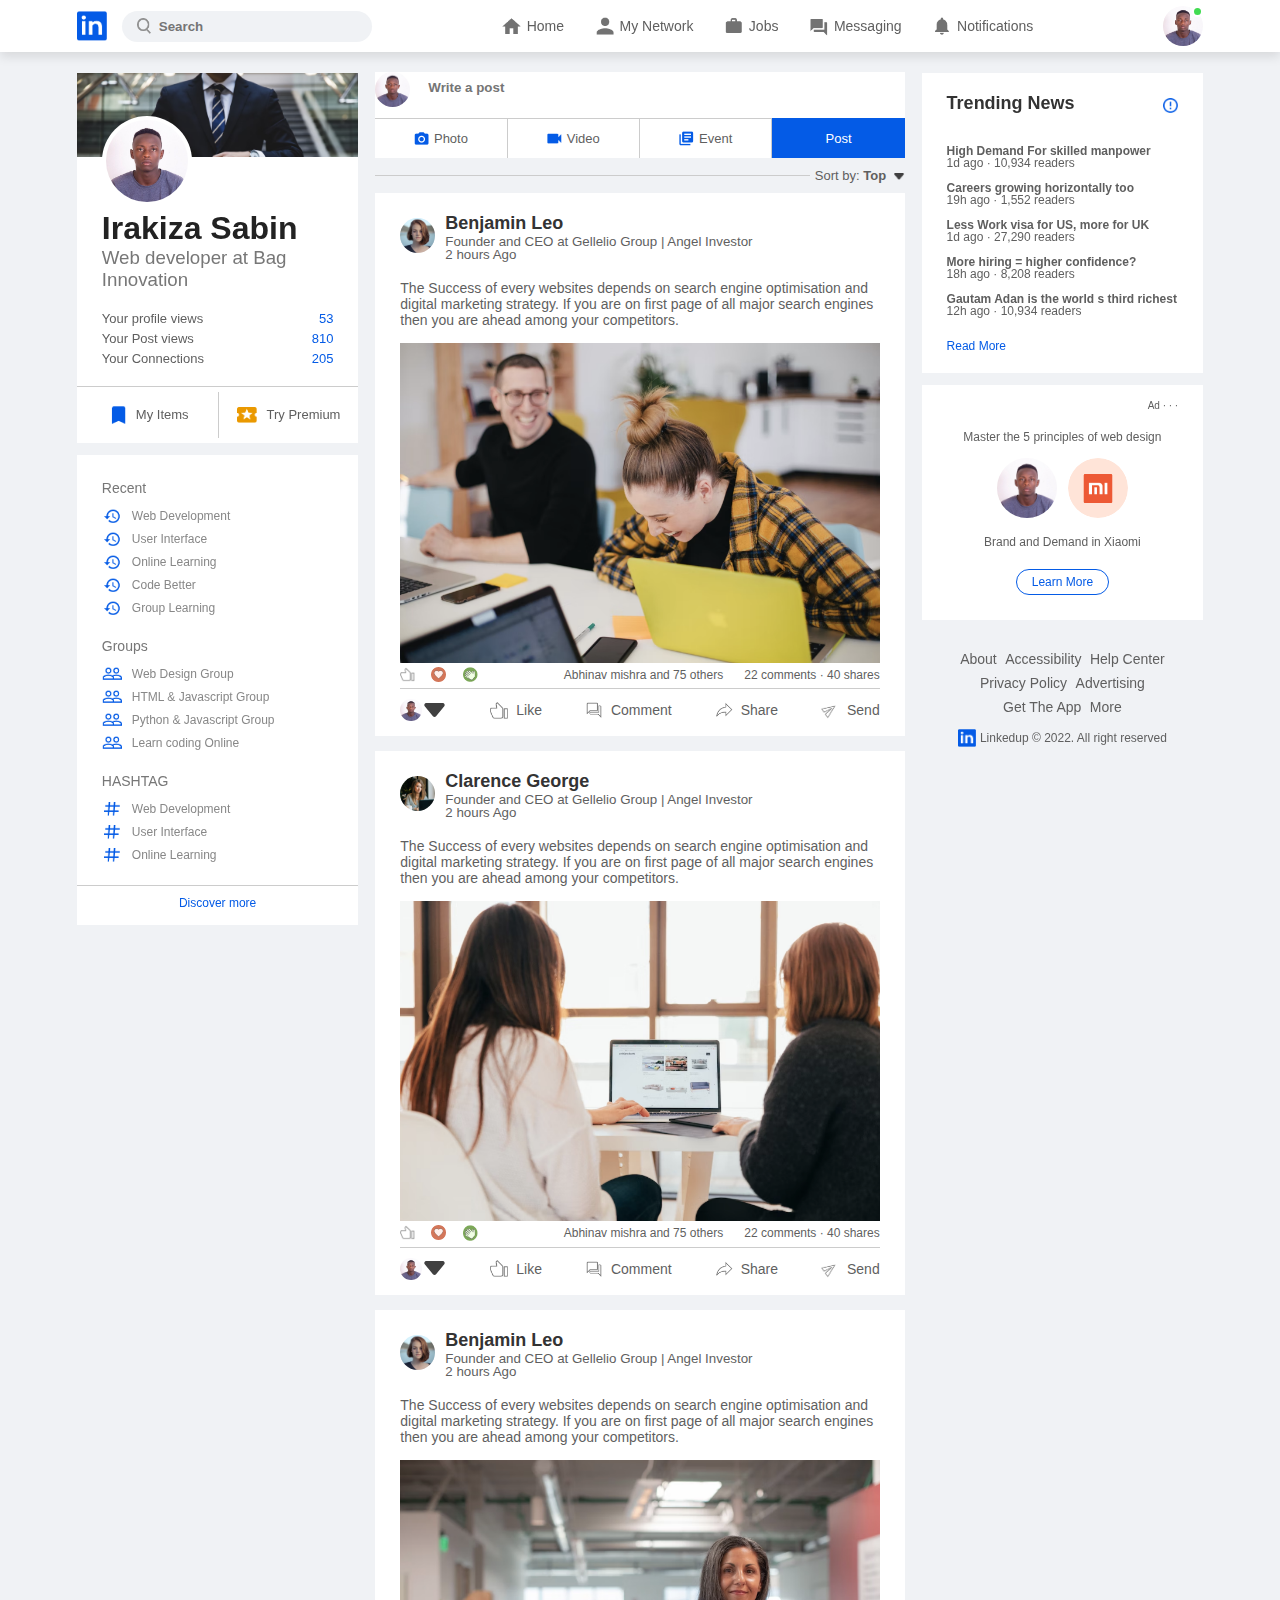
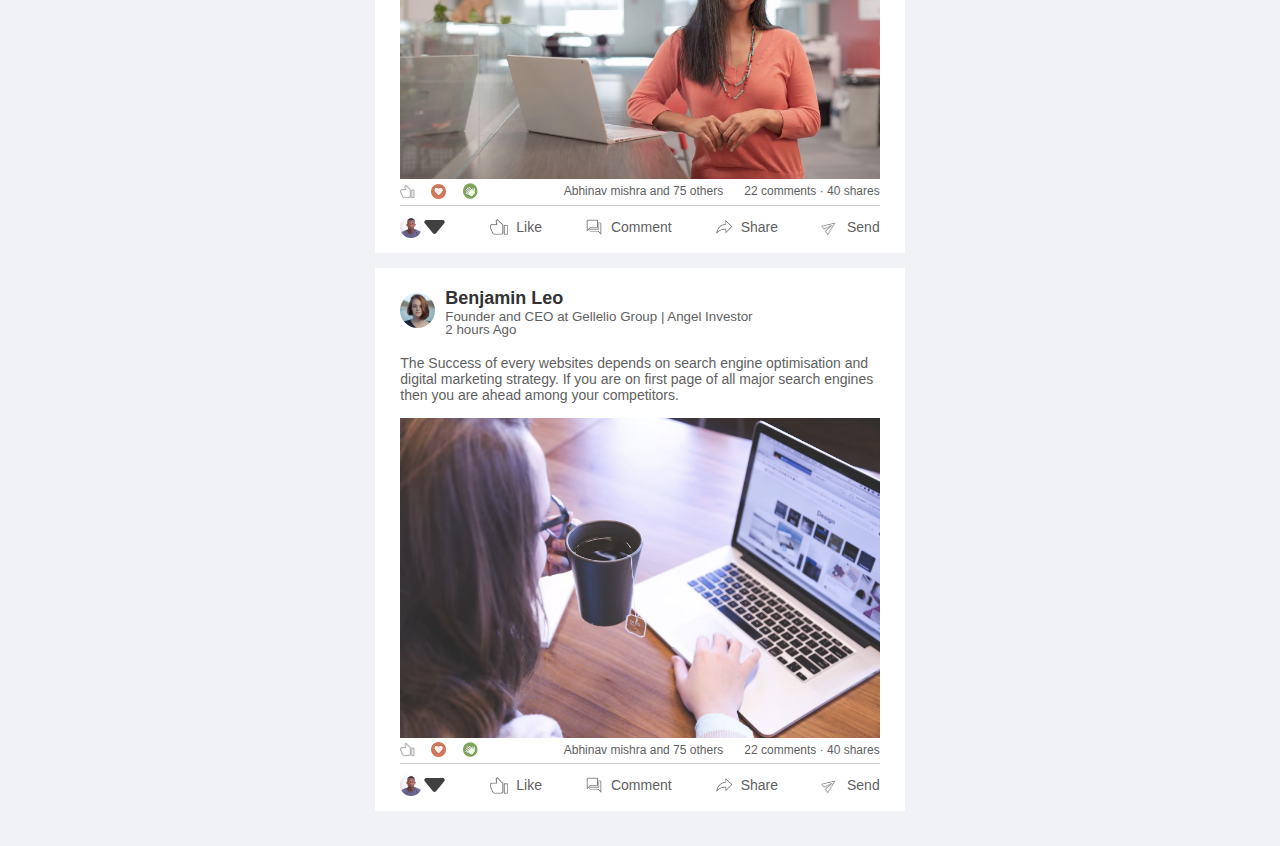
<file: Linkedln Trial/index.html>
<!DOCTYPE html>
<html lang="en">
<head>
    <meta charset="UTF-8">
    <meta name="viewport" content="width=device-width, initial-scale=1.0">
    <link rel="stylesheet" href="style.css">
    <title>Linkedln Trial</title>
</head>
<body>
    
    <nav class="navbar">
       
        <div class="navbar-left">
       
            <a href="index.html" class="logo"><img src="images/logo.png"></a>

            <div class="search-box">
                <img src="images/search.png">
                <input type="text" placeholder="Search">
            </div>

        </div>
        <div class="navbar-center">
        
            <ul>
                <li><a href="#"><img src="images/home.png" class="active-link"><span>Home</span></a></li>
                <li><a href="#"><img src="images/network.png"><span>My Network</span></a></li>
                <li><a href="#"><img src="images/jobs.png"><span>Jobs</span></a></li>
                <li><a href="#"><img src="images/message.png"><span>Messaging</span></a></li>
                <li><a href="#"><img src="images/notification.png"><span>Notifications</span></a></li>
            </ul>

        </div>
        <div class="navbar-right">
           
            <div class="online">
                <img src="images/user-1.jpg" class="nav-profile-img" onclick="toggleMenu()">
            </div>

           
        </div>
 
           <!--------profile-drop-down-menu------->
           <div class="profile-menu-wrap" id="profileMenu">
            <div class="profile-menu">
                <div class="user-info">
                    <img src="images/user-1.jpg">
                    <div>
                        <h3>Irakiza Sabin</h3>
                        <a href="profile.html">See Your profile</a>
                    </div>
                </div>
                <hr>
                <a href="#" class="profile-menu-link">
                    <img src="images/feedback.png">
                    <p>Give Feedback</p>
                    <span>></span>
                </a>

                <a href="#" class="profile-menu-link">
                    <img src="images/setting.png">
                    <p>Settings & Privacy</p>
                    <span>></span>
                </a>

                <a href="#" class="profile-menu-link">
                    <img src="images/help.png">
                    <p>Help & Support</p>
                    <span>></span>
                </a>

                <a href="#" class="profile-menu-link">
                    <img src="images/display.png">
                    <p>Display & Accessibility</p>
                    <span>></span>
                </a>

                <a href="#" class="profile-menu-link">
                    <img src="images/logout.png">
                    <p>Logout</p>
                    <span>></span>
                </a> 

            </div>
           </div>
         
    </nav>
    <!------NAVBAR CLOSE---->
    
    <div class="container">
    <!------LEFT-SIDEBAR---->
        <div class="left-sidebar">
        
        <div class="sidebar-profile-box">
         <img src="images/cover-pic.png" width="100%" >
         <div class="sidebar-profile-info">
            <img src="images/user-1.jpg">
            <h1>Irakiza Sabin</h1>
            <h3>Web developer at Bag Innovation</h3>
            <ul>
                <li>Your profile views <span>53</span></li>
                <li>Your Post views <span>810</span></li>
                <li>Your Connections <span>205</span></li>
            </ul>
         </div>
         <div class="sidebar-profile-link">
            <a href="#"><img src="images/items.png">My Items</a>
            <a href="#"><img src="images/premium.png">Try Premium</a>
            
         </div>
        </div>
       
        <div class="sidebar-activity" id="sidebarActivity">
            <h3>Recent</h3>
            <a href="#"><img src="images/recent.png">Web Development</a>
            <a href="#"><img src="images/recent.png">User Interface</a>
            <a href="#"><img src="images/recent.png">Online Learning</a>
            <a href="#"><img src="images/recent.png">Code Better</a>
            <a href="#"><img src="images/recent.png">Group Learning</a>

            <h3>Groups</h3>
            <a href="#"><img src="images/group.png">Web Design Group</a>
            <a href="#"><img src="images/group.png">HTML & Javascript Group</a>
            <a href="#"><img src="images/group.png">Python & Javascript Group</a>
            <a href="#"><img src="images/group.png">Learn coding Online</a>
            <h3>HASHTAG</h3>
            <a href="#"><img src="images/hashtag.png">Web Development</a>
            <a href="#"><img src="images/hashtag.png">User Interface</a>
            <a href="#"><img src="images/hashtag.png">Online Learning</a>

            <div class="discover-more-link">
                <a href="#">Discover more</a>
            </div>
        </div>
        <p id="showMoreLink" onclick="toggleActivity()">Show More <b>+</b></p>
        </div>
        <!------main-content---->
        <div class="main-content">

          <div class="create-post">
            <div class="create-post-input">
                <img src="images/user-1.jpg">
                <textarea rows="2" placeholder="Write a post"></textarea>
            </div>
            <div class="create-post-links">
                <li><img src="images/photo.png">Photo</li>
                <li><img src="images/video.png">Video</li>
                <li><img src="images/event.png">Event</li>
                <li>Post</li>
            </div>
          </div>

         <div class="sort-by">
            <hr>
            <p>Sort by: <span>Top <img src="images/down-arrow.png">
            </span></p>
         </div>

         <div class="post">

             <div class="post-author">
                <img src="images/user-3.png">
                <div>
                   <h1>Benjamin Leo</h1>
                   <small>Founder and CEO at Gellelio Group | Angel Investor</small>
                   <small>2 hours Ago</small>
                </div>
             </div>
             <p>The Success of every websites depends on search engine optimisation and digital marketing strategy. If you are on first page of all major search engines then you are ahead among your competitors.</p>
             <img src="images/post-image-1.png" width="100%">

             <div class="post-stats">
                <img src="images/thumbsup.png">
                <img src="images/love.png">
                <img src="images/clap.png">
                <span class="liked-users">Abhinav mishra and 75 others</span>
                <div>
                    <span>22 comments &middot; 40 shares</span>
                 </div>
             </div>
             <div class="post-activity">
                <div>
                    <img src="images/user-1.jpg" class="post-activity-user-icon">
                    <img src="images/down-arrow.png" class="post-activity-user-arrow-icon">
                </div>
                <div class="post-activity-link">
                    <img src="images/like.png">
                    <span>Like</span>
                </div>
                <div class="post-activity-link">
                    <img src="images/comment.png">
                    <span>Comment</span>
                </div>
                <div class="post-activity-link">
                    <img src="images/share.png">
                    <span>Share</span>
                </div>
                <div class="post-activity-link">
                    <img src="images/send.png">
                    <span>Send</span>
                </div>
             </div>
         </div>
         <div class="post">

            <div class="post-author">
               <img src="images/user-4.png">
               <div>
                  <h1>Clarence George</h1>
                  <small>Founder and CEO at Gellelio Group | Angel Investor</small>
                  <small>2 hours Ago</small>
               </div>
            </div>
            <p>The Success of every websites depends on search engine optimisation and digital marketing strategy. If you are on first page of all major search engines then you are ahead among your competitors.</p>
            <img src="images/post-image-2.png" width="100%">

            <div class="post-stats">
               <img src="images/thumbsup.png">
               <img src="images/love.png">
               <img src="images/clap.png">
               <span class="liked-users">Abhinav mishra and 75 others</span>
               <div>
                   <span>22 comments &middot; 40 shares</span>
                </div>
            </div>
            <div class="post-activity">
               <div>
                   <img src="images/user-1.jpg" class="post-activity-user-icon">
                   <img src="images/down-arrow.png" class="post-activity-user-arrow-icon">
               </div>
               <div class="post-activity-link">
                   <img src="images/like.png">
                   <span>Like</span>
               </div>
               <div class="post-activity-link">
                   <img src="images/comment.png">
                   <span>Comment</span>
               </div>
               <div class="post-activity-link">
                   <img src="images/share.png">
                   <span>Share</span>
               </div>
               <div class="post-activity-link">
                   <img src="images/send.png">
                   <span>Send</span>
               </div>
            </div>
        </div>
        <div class="post">

            <div class="post-author">
               <img src="images/user-3.png">
               <div>
                  <h1>Benjamin Leo</h1>
                  <small>Founder and CEO at Gellelio Group | Angel Investor</small>
                  <small>2 hours Ago</small>
               </div>
            </div>
            <p>The Success of every websites depends on search engine optimisation and digital marketing strategy. If you are on first page of all major search engines then you are ahead among your competitors.</p>
            <img src="images/post-image-3.png" width="100%">

            <div class="post-stats">
               <img src="images/thumbsup.png">
               <img src="images/love.png">
               <img src="images/clap.png">
               <span class="liked-users">Abhinav mishra and 75 others</span>
               <div>
                   <span>22 comments &middot; 40 shares</span>
                </div>
            </div>
            <div class="post-activity">
               <div>
                   <img src="images/user-1.jpg" class="post-activity-user-icon">
                   <img src="images/down-arrow.png" class="post-activity-user-arrow-icon">
               </div>
               <div class="post-activity-link">
                   <img src="images/like.png">
                   <span>Like</span>
               </div>
               <div class="post-activity-link">
                   <img src="images/comment.png">
                   <span>Comment</span>
               </div>
               <div class="post-activity-link">
                   <img src="images/share.png">
                   <span>Share</span>
               </div>
               <div class="post-activity-link">
                   <img src="images/send.png">
                   <span>Send</span>
               </div>
            </div>
        </div>
        <div class="post">

            <div class="post-author">
               <img src="images/user-3.png">
               <div>
                  <h1>Benjamin Leo</h1>
                  <small>Founder and CEO at Gellelio Group | Angel Investor</small>
                  <small>2 hours Ago</small>
               </div>
            </div>
            <p>The Success of every websites depends on search engine optimisation and digital marketing strategy. If you are on first page of all major search engines then you are ahead among your competitors.</p>
            <img src="images/post-image-4.png" width="100%">

            <div class="post-stats">
               <img src="images/thumbsup.png">
               <img src="images/love.png">
               <img src="images/clap.png">
               <span class="liked-users">Abhinav mishra and 75 others</span>
               <div>
                   <span>22 comments &middot; 40 shares</span>
                </div>
            </div>
            <div class="post-activity">
               <div>
                   <img src="images/user-1.jpg" class="post-activity-user-icon">
                   <img src="images/down-arrow.png" class="post-activity-user-arrow-icon">
               </div>
               <div class="post-activity-link">
                   <img src="images/like.png">
                   <span>Like</span>
               </div>
               <div class="post-activity-link">
                   <img src="images/comment.png">
                   <span>Comment</span>
               </div>
               <div class="post-activity-link">
                   <img src="images/share.png">
                   <span>Share</span>
               </div>
               <div class="post-activity-link">
                   <img src="images/send.png">
                   <span>Send</span>
               </div>
            </div>
        </div>
        </div>
        <!------right-sidebar---->
        <div class="right-sidebar">

            <div class="sidebar-news">
                <img src="images/more.png" class="info-icon">
                <h3>Trending News</h3>
                <a href="#">High Demand For skilled manpower</a>
                <span>1d ago &middot; 10,934 readers</span>

                <a href="#">Careers growing horizontally too</a>
                <span>19h ago &middot; 1,552 readers</span>

                <a href="#">Less Work visa for US, more for UK</a>
                <span>1d ago &middot; 27,290 readers</span>

                <a href="#">More hiring = higher confidence?</a>
                <span>18h ago &middot; 8,208 readers</span>

                <a href="#">Gautam Adan is the world s third richest</a>
                <span>12h ago &middot; 10,934 readers</span>

                <a href="#" class="read-more-link">Read More</a>

            </div>

            <div class="sidebar-ad">
                <small>Ad &middot; &middot; &middot;</small>
                <p>Master the 5 principles of web design </p>
                <div>
                    <img src="images/user-1.jpg">
                    <img src="images/mi-logo.png">
                </div>
                <b>Brand and Demand in Xiaomi</b>
                <a href="#" class="ad-link">Learn More</a>
            </div>

            <div class="sidebar-useful-links">
                <a href="#">About</a>
                <a href="#">Accessibility</a>
                <a href="#">Help Center</a>
                <a href="#">Privacy Policy</a>
                <a href="#">Advertising</a>
                <a href="#">Get The App</a>
                <a href="#">More</a>

                <div class="copyright-msg">
                    <img src="images/logo.png" >
                    <p>Linkedup &#169; 2022. All right reserved</p>
                </div>
            </div>
        </div>
    </div>
    
  <script>
    
  let profileMenu = document.getElementById("profileMenu");

  function toggleMenu(){
    profileMenu.classList.toggle("open-menu");
  }
    
  </script>

  <script>
    let sideActivity = document.getElementById("sidebarActivity");
    let moreLink = document.getElementById("showMoreLink");

    function toggleActivity(){
        sideActivity.classList.toggle("open-activity");
        if(sideActivity.classList.contains("open-activity")){
            moreLink.innerHTML = "Show less <b>-</b>";
        }else{
            moreLink.innerHTML = "Show more <b>+</b>";
        }
    }
  </script>

</body>
</html>
</file>
<file: Linkedln Trial/style.css>
*{
    margin: 0;
    padding: 0;
    font-family: 'poppins',sans-serif;
    box-sizing: border-box;
}
body{
    background: #f0f2f5;
    color: #5f5f5f;
}
a{
    text-decoration: none;
    color: #5f5f5f;
}
.navbar{
    display: flex;
    align-items: center;
    justify-content: space-between;
    background: #fff;
    padding: 6px 6%;
    position: sticky;
    top: 0;
    z-index: 100;
    box-shadow: 0 5px 10px rgba(0, 0, 0, 0.1);
}
.logo img{

    width: 30px;
    margin-right: 15px;
    display: block;

}
.navbar-center ul li{
    display: inline-block;
    list-style: none;
}
.navbar-center ul li a{
    display: flex;
    align-items: center;
    font-size: 14px;
    margin: 5px 8px;
    padding-right: 5px;
    position: relative;
}
.navbar-center ul li a img{
    width: 30px;
}
.navbar-center ul li a::after{
    content: '';
    width: 0;
    height: 2px;
    background: #045be6;
    position: absolute;
    bottom: -15px;
    transition: width 0.3s;
}
.navbar-center ul li a:hover::after,.navbar-center ul li a.active-link::after{
    width: 100%;
}
.nav-profile-img{
    width: 40px;
    border-radius: 50%;
    display: block;
    cursor: pointer;
    position: relative;
}
.online{
    position: relative;
}
.online::after{
    content: '';
    width: 7px;
    height: 7px;
    border: 2px solid #fff;
    border-radius: 50%;
    right: 0px;
    top: 0px;
    background: #41db51;
    position: absolute;
}
.search-box{
    background: #f0f2f5;
    width: 250px;
    border-radius: 20px;
    display: flex;
    align-items: center;
    padding: 0 15px;
}
.navbar-left{
    display: flex;
    align-items: center;
}
.search-box img{
    width: 14px;

}
.search-box input{
    width: 100%;
    background: transparent;
    padding: 8px;
    outline: none;
    border: 0;
}

/* -------  navbar styling end-------*/

.container{
    padding: 20px 6%;
    flex-wrap: wrap;
   display: flex;
   justify-content: space-between;
   
    
}
/* ------- LEFT-SIDEBAR-------*/
.left-sidebar{
   flex-basis: 25%;
   align-self: flex-start;
   position: sticky;
   top: 73px;
}

.sidebar-profile-box{
    background: #fff;
    }

.sidebar-profile-info{
      padding: 0 25px;
}

.sidebar-profile-info img{
    width: 90px;
    border-radius: 50%;
    background: #fff;
    padding: 4px;
    margin-top: -45px;
}.sidebar-profile-info h1{
    font: 20px;
    font-weight: 600;
    color: #222;
}

.sidebar-profile-info h3{
    font: 14px;
    font-weight: 500;
    color: #777;
}
.sidebar-profile-info ul{
    list-style: none;
    margin: 20px 0;
}
.sidebar-profile-info ul li{
    width: 100%;
    margin: 5px 0;
    font-size: 13px;
}
.sidebar-profile-info ul li span{
    float: right;
    color: #045be6;
}
.sidebar-profile-link{
    display: flex;
    align-items: center;
    border-top: 1px solid #ccc;
}
.sidebar-profile-link a{
    flex-basis: 50%;
    display: flex;
    align-items: center;
    justify-content: center;
    padding: 15px 0;
    font-size: 13px;
    border-left: 1px solid #ccc;
  
    
}
.sidebar-profile-link a:first-child{
    border-left: 0;
}
.sidebar-profile-link a img{
    width: 20px;
    margin-right: 10px;
    
}
.sidebar-activity{
    background: #fff;
    padding: 5px 25px;
    margin: 12px 0;
    
}
.sidebar-activity h3{
    color: #777;
    font-size: 14px;
    font-weight: 500;
    margin: 20px 0 10px;
}
.sidebar-activity a{
    display: flex;
    align-items: center;
    font-size: 12px;
    font-weight: 500;
    color: #888;
    margin: 3px 0;
}
.sidebar-activity a img{
    width: 20px;
    margin-right: 10px;
}
.discover-more-link{
    border-top: 1px solid #ccc;
    text-align: center;
    margin-top: 20px;
    margin-left: -25px;
    margin-right: -25px;
}
.discover-more-link a{
    color: #045be6;
    display: inline-block;
    margin: 10px 0;
}








/* ------- right-sidebar-------*/
.right-sidebar{
   flex-basis: 25%;
    align-self: flex-start;
    position: sticky;
    top: 73px;
    
}
.sidebar-news{
    background: #fff;
   padding: 10px 25px;
    
}
.info-icon{
    width: 15px;
    float: right;
    margin-top: 15px;
}
.sidebar-news h3{
    font-size: 18px;
    font-weight: 600;
    color: #333;
    margin:10px 0 30px;
}
.sidebar-news a{
    display: block;
    font-size: 12px;
    font-weight: 600;
    margin-top: 10px;
    margin-bottom: -5px;
}
.sidebar-news span{
    
    font-size: 12px;
}
.sidebar-news .read-more-link{
 color: #045be6;
 font-weight: 500;
 margin: 20px 0 10px; 

}
.sidebar-ad{
    background: #fff;
    padding: 15px 25px;
    text-align: center;
    margin: 12px 0;
    font-size: 12px;
}
.sidebar-ad img{
    width: 60px;
    border-radius: 50%;
    margin: 4px;
}
.sidebar-ad small{
    float: right;
    font-weight: 500;
}
.sidebar-ad p{
    margin-top: 30px;
    margin-bottom: 10px;
}
.sidebar-ad b{
    display: block;
    font-weight: 500;
    margin-top: 10px;
}
.ad-link{
    display: inline-block;
    border: 1px solid #045be6;
    border-radius: 30px;
    padding: 5px 15px;
    color: #045be6;
    font-weight: 500;
    margin: 20px auto 10px;
   
}
.sidebar-useful-links{
    padding: 15px 25px;
    text-align: center;
}
.sidebar-useful-links a{
    display: inline-block;
    font-size: 14px;
    margin: 4px 2px;
}
.copyright-msg{
    display: flex;
    align-items: center;
    justify-content: center;
    font-size: 12px;
    margin-top: 10px;
    font-weight: 500;
}
.copyright-msg img{
    width: 18px;
    margin-right: 4px;
}




/* ------- MAIN-CONTENT-------*/
.main-content{
    flex-basis: 47%;
}
.create-post{
    background: #fff;
}
.create-post-input{
    padding: 20px 25px 10x;
    display: flex;
    align-items: flex-start;
}
.create-post-input img{
   width: 35px;
   border-radius: 50%;
   margin-right: 10px;
}
.create-post-input textarea{
    width: 100%;
    border: 0;
    outline: 0;
    resize: none;
    background: transparent;
    margin: 8px;
}
::placeholder{
    font-weight: 600;
}
.create-post-links{
    display: flex;
    align-items: flex-start;
}
.create-post-links li{
    list-style: none;
    border-top: 1px solid #ccc;
    border-right: 1px solid #ccc;
    flex-basis: 25%;
    height: 40px;
    font-size: 13px;
    display: flex;
    align-items: center;
    justify-content: center;
    cursor: pointer;
}
.create-post-links img{  
    width: 15px;
    margin-right: 5px;
}
.create-post-links li:last-child{
    background: #045be6;
    color: #fff;
    border-top: 0;
    border-right: 0;
}
.sort-by{
    display: flex;
    align-items: center;
    margin: 10px 0;
}
.sort-by hr{
    flex: 1;
    border: 0;
    height: 1px;
    background: #ccc;
}
.sort-by p{
    font-size: 13px;
    padding-left: 5px;
}
.sort-by p span{
    font-weight: 600;
    cursor: pointer;
}
.sort-by img{
    width: 12px;
    margin-left: 3px;
}
.post{
    background: #fff;
    padding: 20px 25px 5px;
    margin: 5px 0 15px;
}
.post-author{
    display: flex;
    align-items: flex-start;
    margin-bottom: 20px;
}
.post-author img{
    width: 35px;
    border-radius: 50%;
    margin-right: 10px;
    margin-top: 5px;
}
.post-author h1{
    font-size: 18px;
    font-weight: 600;
    color: #333;
}
.post-author small{
    display: block;
    margin-bottom: -2px;
}
.post p{
    font-size: 14px;
    margin-bottom: 15px;
}
.post-stats{
    display: flex;
    flex-wrap: wrap;
    align-items: center;
    justify-content: space-between;
    font-size: 12px;
    border-bottom: 1px solid #ccc;
    padding-bottom: 6px;
}
.post-stats div{
    display: flex;
    align-items: center;
}
.post-stats img{
    width: 15px;
    margin-right: -5px;
}
.liked-users{
    margin-left: 70px;
}
.post-activity{
    display: flex;
    align-items: center;
    justify-content: space-between;
    padding: 10px 0;
    font-size: 14px;
    font-weight: 500;
}
.post-activity div{
    display: flex;
    align-items: center;
}
.post-activity-user-icon{
    width: 22px;
    border-radius: 50%;
}
.post-activity-arrow-icon{
    width: 12px;
    margin-left: 5px;
}
.post-activity-link img{
    width: 18px;
    margin-right: 8px;
}

/*--------profile-drop-down-menu--------*/

.profile-menu-wrap{
    position: absolute;
    top: 100%;
    right: 5%;
    width: 320px;
    max-height: 0;
    overflow: hidden;
    transition: max-height 0.5s;
}
.profile-menu-wrap.open-menu{
    max-height: 400px;
}
.profile-menu{
    background: black;
    color: #fff;
    padding: 20px;
    margin: 10px;
}
.user-info{
    display: flex;
    align-items: center;
}
.user-info img{
    width: 50px;
    border-radius: 50%;
    margin-right: 15px;
}
.user-info h3{
    font-weight: 500;
    margin-bottom: -7px;
}
.user-info a{
    color: #c9dbf8;
    font-size: 13px;
}
.profile-menu hr{
    border: 0;
    height: 1px;
    width: 100%;
    background: #fff;
    margin: 15px 0 10px;
}
.profile-menu-link{
    display: flex;
    align-items: center;
    color: #fff;
    margin: 12px 0;
    font-size: 14px;
}
.profile-menu-link p{
    width: 100%;
}
.profile-menu-link img{
    width: 35px;
    border-radius: 50%;
    margin-right: 15px;
}

/* profile page */

.profile-main{
    flex-basis: 73%;
}
.profile-sidebar{
    flex-basis: 25%;
    align-self: flex-start;
    position: sticky;
    top: 73px;
}
.profile-container{
    background: #fff;
    text-transform: capitalize;
}
.profile-container-inner{
    padding: 0 4% 10px;
}
.profile-pic{
    width: 150px;
    border-radius: 50%;
    margin-top: -75px;
    padding: 5px;
    background: #fff;
}
.profile-container h1{
    font-size: 28px;
    font-weight: 600;
    color: #222;
}
.profile-container b{
    font-weight: 500;
}
.profile-container p{
    margin-top: 5px;
}
.profile-container p a{
    color: #045be6;
    font-weight: 500;
   
}
.mutual-connection{
    display: flex;
    align-items: center;
    margin: 20px 0;
}
.mutual-connection img{
    width: 30px;
    border-radius: 50%;
    margin-right: 5px;
}
.profile-btn{
    margin: 20px 0;
}
.profile-btn a{
    display: inline-flex;
    align-items: center;
    background: #e4e6eb;
    padding: 6px 15px;
    border-radius: 4px;
    margin-right: 10px;
}
.profile-btn a img{
    width: 18px;
    margin-right: 5px;
}
.profile-btn .primary-btn{
    background: #045be6;
    color: #fff;
}
.profile-description{
    background: #fff;
    padding: 20px 4% 30px;
    margin: 12px 0;
    text-transform: capitalize;
}
.profile-description h2{
    color: #333;
    margin: 10px 0 20px;
    font-weight: 600;
}
.see-more-link{
    display: block;
    text-align: right;
    font-size: 15px;
}
.profile-desc-row{
    display: flex;
    align-items: flex-start;
    margin: 20px 0px;
}
.profile-desc-row img{
    width: 50px;
    margin-right: 25px;
    margin-top: 5px;
}
.profile-desc-row div{
    width: 100%;
}
.profile-desc-row h3{
    font-size: 18px;
    font-weight: 600;
    color: #333;
}
.profile-desc-row b{
    display: block;
    font-weight: 500;
    font-size: 15px;
}
.profile-desc-row p{
    margin-top: 15px;

}
.profile-desc-row hr{
    border: 0;
    border-bottom: 1px solid #999;
    margin-top: 10px;

}
.experience-link{
    display: flex;
    align-items: center;
    justify-content: center;
    padding-top: 20px ;
    font-weight: 500;
}
.experience-link img{
    width: 20px;
    margin-left: 8px;
}
.skills-btn{
    display: inline-block;
    margin: 10px 5px;
    padding: 6px 18px;
    border: 1px solid #777;
    border-radius: 30px;
    font-size: 12px;
    font-weight: 500;
}
.language-btn{
    display: inline-block;
    margin: 10px 5px;
    padding: 6px 18px;
    background: #e4e6eb;
    font-size: 12px;
    font-weight: 500;
    border-radius: 10px;
}



/* profile right sidebar */
 
.profile-sidebar .sidebar-ad{
    margin: 0;
}
.sidebar-people{
    background: #fff;
    padding: 15px 25px;
    margin: 12px 0;
    font-size: 12px;
}
.sidebar-people h3{
    font-size: 16px;
    font-weight: 600;
    margin: 10px 0 20px;
}
.sidebar-people-row{
    display: flex;
    align-items: flex-start;
    margin: 6px 0;
}
.sidebar-people-row img{
    width: 40px;
    border-radius: 50%;
    margin-right: 8px;
    margin-top: 5px;
}
.sidebar-people-row h2{
    font-weight: 500;
    font-size: 16px;
}
.sidebar-people-row a{
    display: inline-block;
    margin: 10px 0;
    padding: 5px 25px;
    border: 1px solid #5f5f5f;
    border-radius: 30px;
    font-weight: 500;
}

/*  profile footer */

.profile-footer{
    padding: 0 6% 30px;
}
.profile-footer .sidebar-useful-links{
    text-align: left;
    padding: 0;
}

.profile-footer .copyright-msg{
    justify-content: flex-start;
}
#showMoreLink{
    display: none;
}
/* Responsive design for smaller screens */
@media only screen and (max-width: 768px) {
    body {
        font-size: 14px;
    }

    .navbar {
        flex-direction: column;
        align-items: center;
        padding: 10px;
    }

    .navbar-left,
    .search-box {
        width: 100%;
        text-align: center;
        margin-bottom: 10px;
    }

    .search-box img {
        display: none;
    }

    .search-box input {
        width: 100%;
        box-sizing: border-box;
        padding: 8px;
        border: 1px solid #ddd;
        border-radius: 5px;
        margin-top: 5px;
    }

    .navbar-center {
        width: 100%;
        text-align: center;
    }

    .navbar-center ul {
        display: flex;
        flex-wrap: wrap;
        justify-content: center;
        margin-top: 10px;
        padding: 0;
    }

    .navbar-center ul li {
        margin: 0 10px;
    }

    .navbar-right {
        display: none;
    }

    .profile-menu-wrap {
        width: 100%;
        margin-top: 10px;
    }

    .left-sidebar,
    .main-content,
    .right-sidebar {
        width: 100%;
        margin: 0;
    }

    .sidebar-activity,
    #showMoreLink {
        display: none;
    }

    .create-post-input textarea {
        width: 100%;
    }

    .create-post-links li {
        font-size: 12px;
    }

    .sort-by p {
        font-size: 12px;
    }

    .post {
        margin-bottom: 20px;
    }

    .post-author h1 {
        font-size: 14px;
    }

    .post-author small,
    .post-stats div,
    .post-stats span,
    .post-activity span {
        font-size: 12px;
    }
}
</file>
